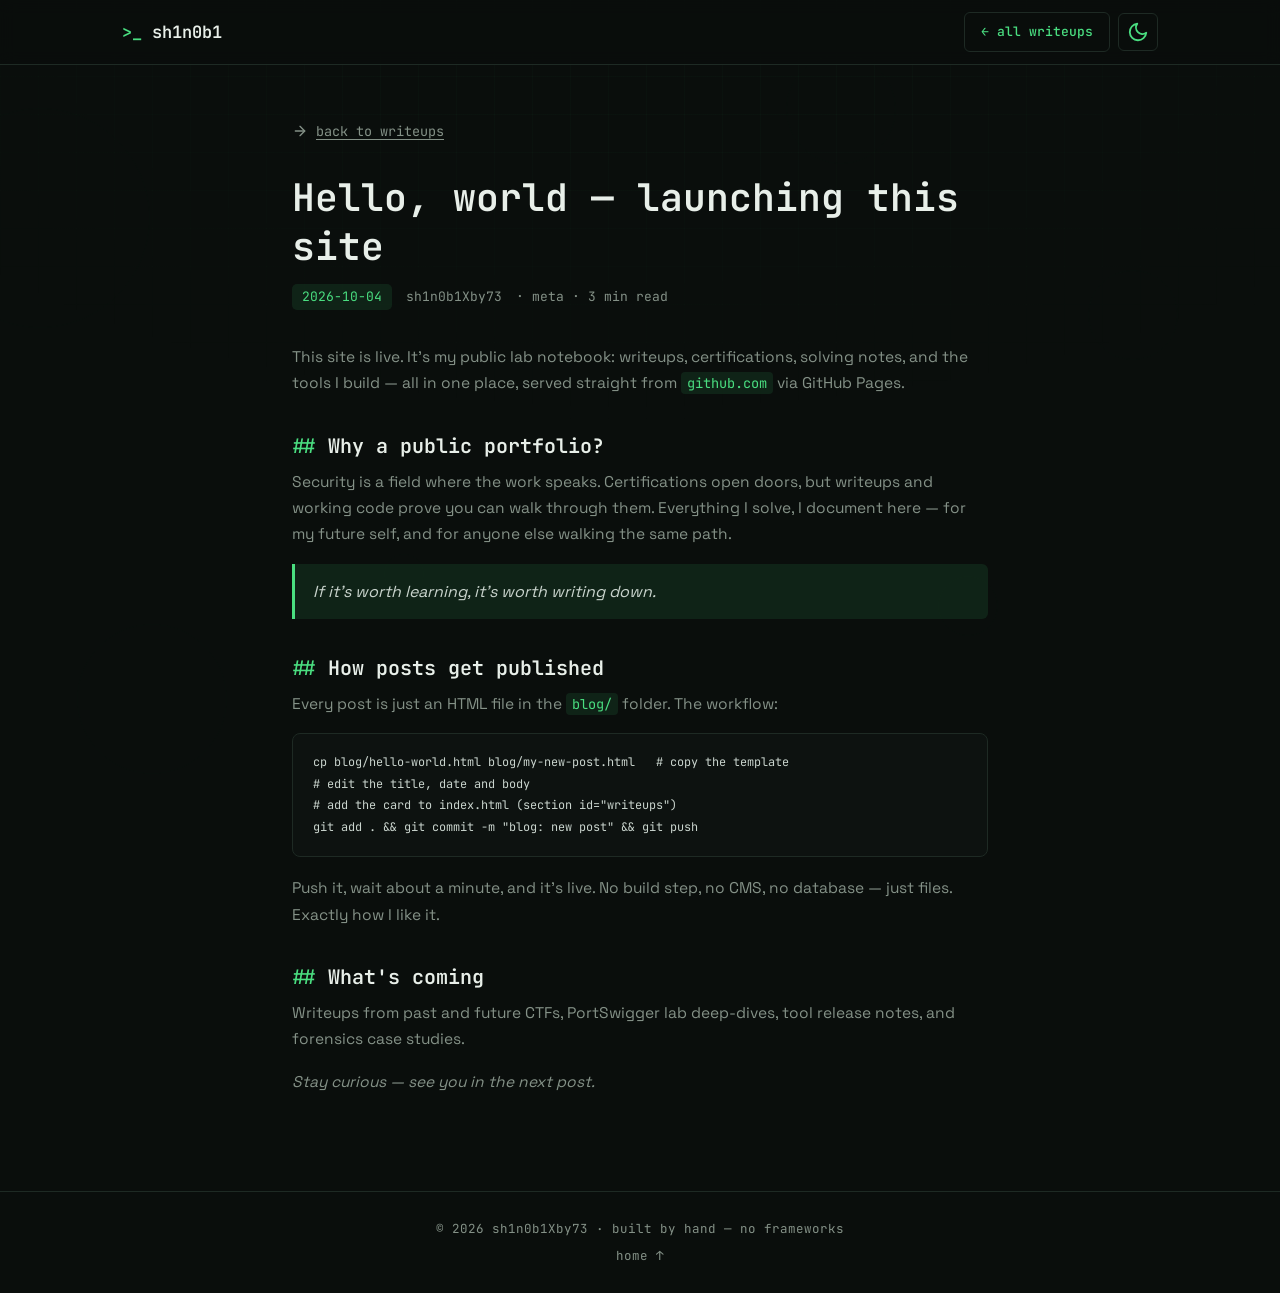
<file: blog/hello-world.html>
<!DOCTYPE html>
<html lang="en">
<head>
  <meta charset="UTF-8">
  <meta name="viewport" content="width=device-width, initial-scale=1.0">
  <meta name="theme-color" content="#0a0e0c">

  <!-- SEO -->
  <title>Hello, world — launching this site | sh1n0b1Xby73</title>
  <meta name="description" content="Why I'm building a public portfolio and how posts get published on it.">
  <meta property="og:type" content="article">
  <meta property="og:title" content="Hello, world — launching this site">
  <meta property="og:description" content="Why I'm building a public portfolio and how posts get published on it.">

  <link rel="icon" type="image/svg+xml" href="data:image/svg+xml,%3Csvg xmlns='http://www.w3.org/2000/svg' viewBox='0 0 100 100'%3E%3Crect width='100' height='100' rx='14' fill='%230a0e0c'/%3E%3Ctext x='24' y='68' font-size='44' fill='%234ade80' font-family='monospace'%3E%3E_%3C/text%3E%3C/svg%3E">
  <link rel="preconnect" href="https://fonts.googleapis.com">
  <link rel="preconnect" href="https://fonts.gstatic.com" crossorigin>
  <link href="https://fonts.googleapis.com/css2?family=JetBrains+Mono:wght@400;500;600;700&family=Space+Grotesk:wght@400;500;600;700&display=swap" rel="stylesheet">
  <link rel="stylesheet" href="../style.css">
</head>
<body>

<a class="skip-link" href="#post">Skip to content</a>

<!-- slow drifting background shapes (subtle) -->
<div class="bg-anim" aria-hidden="true">
  <span></span><span></span><span></span><span></span><span></span><span></span>
</div>

<!-- minimal navbar for post pages -->
<nav class="navbar" aria-label="Primary">
  <div class="nav-inner">
    <a href="../index.html" class="logo"><span class="prompt">&gt;_</span> sh1n0b1</a>
    <div class="nav-actions">
      <a href="../index.html#writeups" class="btn ghost post-nav-back" style="padding:8px 16px;font-size:13px">← all writeups</a>
      <button class="nav-icon-btn" id="themeToggle" aria-label="Toggle dark/light mode">
        <svg class="icon" id="iconMoon" viewBox="0 0 24 24"><path d="M21 12.79A9 9 0 1 1 11.21 3 7 7 0 0 0 21 12.79z"/></svg>
        <svg class="icon" id="iconSun" viewBox="0 0 24 24" style="display:none"><circle cx="12" cy="12" r="5"/><line x1="12" y1="1" x2="12" y2="3"/><line x1="12" y1="21" x2="12" y2="23"/><line x1="4.22" y1="4.22" x2="5.64" y2="5.64"/><line x1="18.36" y1="18.36" x2="19.78" y2="19.78"/><line x1="1" y1="12" x2="3" y2="12"/><line x1="21" y1="12" x2="23" y2="12"/><line x1="4.22" y1="19.78" x2="5.64" y2="18.36"/><line x1="18.36" y1="5.64" x2="19.78" y2="4.22"/></svg>
      </button>
    </div>
  </div>
</nav>

<main id="post">
  <article class="post">
    <a class="back" href="../index.html#writeups">
      <svg class="icon" viewBox="0 0 24 24"><line x1="5" y1="12" x2="19" y2="12"/><polyline points="12 5 19 12 12 19"/></svg>
      back to writeups
    </a>

    <h1>Hello, world — launching this site</h1>
    <div class="post-meta">
      <span class="date-chip">2026-10-04</span>
      <span>sh1n0b1Xby73</span>
      <span>· meta · 3 min read</span>
    </div>

    <p>This site is live. It's my public lab notebook: writeups, certifications,
    solving notes, and the tools I build — all in one place, served straight from
    <code>github.com</code> via GitHub Pages.</p>

    <h2>Why a public portfolio?</h2>
    <p>Security is a field where the work speaks. Certifications open doors, but
    writeups and working code prove you can walk through them. Everything I solve,
    I document here — for my future self, and for anyone else walking the same path.</p>

    <blockquote>
      If it's worth learning, it's worth writing down.
    </blockquote>

    <h2>How posts get published</h2>
    <p>Every post is just an HTML file in the <code>blog/</code> folder. The workflow:</p>
    <pre><code>cp blog/hello-world.html blog/my-new-post.html   # copy the template
# edit the title, date and body
# add the card to index.html (section id="writeups")
git add . &amp;&amp; git commit -m "blog: new post" &amp;&amp; git push</code></pre>
    <p>Push it, wait about a minute, and it's live. No build step, no CMS, no database —
    just files. Exactly how I like it.</p>

    <h2>What's coming</h2>
    <p>Writeups from past and future CTFs, PortSwigger lab deep-dives, tool release
    notes, and forensics case studies.</p>

    <p><em>Stay curious — see you in the next post.</em></p>
  </article>
</main>

<footer>
  <div class="container">
    <span>© <span id="year">2026</span> sh1n0b1Xby73 · built by hand — no frameworks</span>
    <a href="../index.html#top">home ↑</a>
  </div>
</footer>

<script>
  // current year in footer
  document.getElementById("year").textContent = new Date().getFullYear();

  // dark / light mode (saved in the browser)
  (function () {
    var btn = document.getElementById("themeToggle");
    var moon = document.getElementById("iconMoon");
    var sun = document.getElementById("iconSun");
    var meta = document.querySelector('meta[name="theme-color"]');
    function sync() {
      var light = document.body.classList.contains("light");
      moon.style.display = light ? "none" : "";
      sun.style.display = light ? "" : "none";
      meta.setAttribute("content", light ? "#f4f6f4" : "#0a0e0c");
    }
    try { if (localStorage.getItem("theme") === "light") document.body.classList.add("light"); } catch (e) {}
    sync();
    btn.addEventListener("click", function () {
      document.body.classList.toggle("light");
      try { localStorage.setItem("theme", document.body.classList.contains("light") ? "light" : "dark"); } catch (e) {}
      sync();
    });
  })();
</script>
</body>
</html>
</file>
<file: style.css>
/* ============================================================
   sh1n0b1Xby73 — portfolio stylesheet
   Handcrafted security theme: dark, thin borders, mono headings,
   terminal-green accent. No frameworks, no heavy shadows.

   HOW TO EDIT:
   - Colors & fonts: change the :root variables below.
   - Each section of this file is labeled with a comment banner.
   ============================================================ */

/* ---------- theme tokens ---------- */
:root {
  --bg:        #0a0e0c;   /* page background            */
  --bg-2:      #0d1210;   /* alt background (bands)     */
  --card:      #101613;   /* card / panel background    */
  --border:    #1e2a24;   /* thin borders               */
  --text:      #c9d4cd;   /* body text                  */
  --muted:     #849187;   /* secondary text             */
  --heading:   #e8efe9;   /* headings                   */
  --accent:    #4ade80;   /* terminal green             */
  --accent-2:  #e8b454;   /* amber (sparing use)        */
  --accent-dim: rgba(74, 222, 128, .10);

  --nav-bg:      rgba(10, 14, 12, .88);      /* navbar background        */
  --nav-bg-blur: rgba(10, 14, 12, .78);      /* navbar + backdrop blur   */
  --grid-line:   rgba(74, 222, 128, .025);   /* background grid texture  */
  --card-shadow: 0 14px 34px rgba(0, 0, 0, .35);
  --glow:        rgba(74, 222, 128, .25);    /* primary button glow      */
  --on-accent:   #04150a;                    /* text on accent bg        */

  --mono: "JetBrains Mono", ui-monospace, "Cascadia Mono", "DejaVu Sans Mono", Menlo, Consolas, monospace;
  --sans: "Space Grotesk", "Segoe UI", system-ui, -apple-system, sans-serif;

  --radius: 8px;
}

/* ---------- light theme — toggled by the ☀/☾ button in the navbar ---------- */
body.light {
  --bg:        #f4f6f4;   /* page background            */
  --bg-2:      #ecefec;   /* alt background (bands)     */
  --card:      #ffffff;   /* card / panel background    */
  --border:    #d8ded8;   /* thin borders               */
  --text:      #3c453f;   /* body text                  */
  --muted:     #66716a;   /* secondary text             */
  --heading:   #1b231d;   /* headings                   */
  --accent:    #15803d;   /* darker green for contrast  */
  --accent-2:  #b45309;   /* amber                      */
  --accent-dim: rgba(21, 128, 61, .12);

  --nav-bg:      rgba(244, 246, 244, .88);
  --nav-bg-blur: rgba(244, 246, 244, .78);
  --grid-line:   rgba(21, 128, 61, .05);
  --card-shadow: 0 12px 28px rgba(20, 40, 25, .10);
  --glow:        rgba(21, 128, 61, .22);
  --on-accent:   #ffffff;
}

/* ---------- reset & base ---------- */
* { margin: 0; padding: 0; box-sizing: border-box; }

html { scroll-behavior: smooth; }

body {
  background: var(--bg);
  color: var(--text);
  font-family: var(--sans);
  font-size: 16px;
  line-height: 1.7;
  -webkit-text-size-adjust: 100%;
}

/* faint grid texture — gives the handcrafted feel without noise */
body::before {
  content: "";
  position: fixed;
  inset: 0;
  z-index: -2;
  pointer-events: none;
  background-image:
    linear-gradient(var(--grid-line) 1px, transparent 1px),
    linear-gradient(90deg, var(--grid-line) 1px, transparent 1px);
  background-size: 38px 38px;
  -webkit-mask-image: radial-gradient(ellipse 90% 60% at 50% 0%, #000 25%, transparent 80%);
          mask-image: radial-gradient(ellipse 90% 60% at 50% 0%, #000 25%, transparent 80%);
}

/* slow drifting shapes in the background — subtle, never in the way */
.bg-anim {
  position: fixed;
  inset: 0;
  z-index: -1;
  pointer-events: none;
  overflow: hidden;
}
.bg-anim span {
  position: absolute;
  border-radius: 50%;
  border: 1px solid var(--grid-line);
  opacity: .5;
  animation: drift 26s ease-in-out infinite;
}
.bg-anim span:nth-child(1) { width: 220px; height: 220px; top: 12%; left: -70px; animation-duration: 31s; }
.bg-anim span:nth-child(2) { width: 90px;  height: 90px;  top: 30%; right: 8%;  animation-duration: 24s; animation-delay: -8s; }
.bg-anim span:nth-child(3) { width: 150px; height: 150px; bottom: 14%; left: 6%; animation-duration: 28s; animation-delay: -14s; }
.bg-anim span:nth-child(4) { width: 60px;  height: 60px;  top: 64%; right: 22%; animation-duration: 21s; animation-delay: -5s; }
.bg-anim span:nth-child(5) { width: 110px; height: 110px; top: 6%; right: 30%; animation-duration: 34s; animation-delay: -19s; }
.bg-anim span:nth-child(6) { width: 40px;  height: 40px;  bottom: 34%; left: 30%; animation-duration: 19s; animation-delay: -11s; }
@keyframes drift {
  0%, 100% { transform: translateY(0) translateX(0); }
  50%      { transform: translateY(-46px) translateX(18px); }
}

::selection { background: var(--accent); color: var(--on-accent); }

img { max-width: 100%; display: block; }

a { color: var(--accent); text-decoration: none; }
a:hover { text-decoration: underline; text-underline-offset: 3px; }

h1, h2, h3, h4 { font-family: var(--mono); color: var(--heading); font-weight: 600; line-height: 1.3; }

code {
  font-family: var(--mono);
  font-size: .88em;
  background: var(--accent-dim);
  color: var(--accent);
  padding: 2px 6px;
  border-radius: 4px;
}

:focus-visible {
  outline: 2px solid var(--accent);
  outline-offset: 3px;
  border-radius: 2px;
}

/* skip link for keyboard users */
.skip-link {
  position: absolute;
  left: -9999px;
  top: 0;
  background: var(--accent);
  color: var(--on-accent);
  padding: 10px 16px;
  z-index: 200;
  font-weight: 600;
}
.skip-link:focus { left: 12px; top: 12px; }

.container { max-width: 1080px; margin: 0 auto; padding: 0 22px; }

/* sections offset below the sticky navbar when linked to */
section[id] { scroll-margin-top: 76px; }

/* ---------- scroll reveal ---------- */
.reveal { opacity: 0; transform: translateY(22px); transition: opacity .55s ease, transform .55s ease; }
.reveal.visible { opacity: 1; transform: none; }

/* ---------- icons ---------- */
.icon {
  width: 20px; height: 20px;
  stroke: currentColor;
  fill: none;
  stroke-width: 2;
  stroke-linecap: round;
  stroke-linejoin: round;
  flex-shrink: 0;
}
.icon.filled { fill: currentColor; stroke: none; }

/* ---------- navbar ---------- */
.navbar {
  position: fixed;
  top: 0; left: 0; right: 0;
  z-index: 100;
  background: var(--nav-bg);
  border-bottom: 1px solid var(--border);
}
@supports (backdrop-filter: blur(8px)) {
  .navbar { background: var(--nav-bg-blur); backdrop-filter: blur(8px); -webkit-backdrop-filter: blur(8px); }
}

.nav-inner {
  max-width: 1080px;
  margin: 0 auto;
  padding: 0 22px;
  height: 64px;
  display: flex;
  align-items: center;
  justify-content: space-between;
  gap: 16px;
}

.logo { font-family: var(--mono); font-size: 17px; font-weight: 600; color: var(--heading); }
.logo:hover { text-decoration: none; }
.logo .prompt { color: var(--accent); }

/* hero: two-column layout — circular photo anchors the left, content on the right.
   Mobile (default): stacked and centered. Desktop: photo | text. */
.hero-grid {
  display: grid;
  grid-template-columns: 1fr;
  gap: 30px;
  align-items: center;
  justify-items: center;
}
.hero-content { text-align: center; }

.hero-avatar {
  width: 130px; height: 130px;          /* mobile size */
  border-radius: 50%;                   /* perfectly circular at every breakpoint */
  object-fit: cover;                    /* crop, never stretch */
  object-position: center;
  border: 2px solid var(--accent);
  background: var(--bg-2);
  box-shadow: 0 0 0 5px var(--accent-dim), 0 0 34px rgba(74, 222, 128, .22);
  transition: transform .25s ease, box-shadow .25s ease;
}
.hero-avatar:hover {
  transform: scale(1.04);
  box-shadow: 0 0 0 5px var(--accent-dim), 0 0 50px rgba(74, 222, 128, .35);
}

@media (min-width: 700px) {
  .hero-avatar { width: 160px; height: 160px; }   /* tablet size */
}
@media (min-width: 900px) {
  .hero-grid {
    grid-template-columns: auto 1fr;               /* desktop: photo | text */
    justify-items: start;
    gap: clamp(32px, 5vw, 60px);
  }
  .hero-content { text-align: left; }
  .hero-btns, .socials { justify-content: flex-start; }
  .hero-avatar { width: 200px; height: 200px; }    /* desktop size */
}

.nav-links { display: flex; gap: 24px; list-style: none; }
.nav-links a {
  font-family: var(--mono);
  font-size: 13.5px;
  color: var(--muted);
}
.nav-links a:hover { color: var(--accent); text-decoration: none; }
.nav-links a.active { color: var(--accent); }
.nav-links a .num { color: var(--accent); opacity: .8; font-size: 12px; margin-right: 2px; }

.nav-actions { display: flex; align-items: center; gap: 8px; }
.nav-icon-btn {
  display: inline-flex;
  align-items: center;
  justify-content: center;
  background: none;
  border: 1px solid var(--border);
  border-radius: 6px;
  color: var(--accent);
  width: 40px; height: 38px;
  cursor: pointer;
  transition: border-color .18s;
}
.nav-icon-btn:hover { border-color: var(--accent); }
.nav-icon-btn .icon { width: 22px; height: 22px; }
.nav-toggle { display: none; }

/* ---------- hero ---------- */
.hero {
  min-height: 100vh;
  display: flex;
  align-items: center;
  padding: 110px 0 70px;
  position: relative;
}

.hero .prompt-line {
  font-family: var(--mono);
  color: var(--accent);
  font-size: 15px;
  margin-bottom: 18px;
}
.hero .prompt-line .cursor {
  display: inline-block;
  width: .6em; height: 1.05em;
  background: var(--accent);
  vertical-align: -0.18em;
  margin-left: 6px;
  animation: blink 1.1s steps(1) infinite;
}
@keyframes blink { 50% { opacity: 0; } }

.hero h1 {
  font-size: clamp(40px, 8vw, 74px);
  margin-bottom: 8px;
  letter-spacing: -1px;
}
.hero h1 .accent { color: var(--accent); }

.hero .title {
  font-family: var(--mono);
  font-size: clamp(14px, 2.2vw, 17px);
  color: var(--heading);
  margin-bottom: 20px;
}
.hero .title .sep { color: var(--accent); padding: 0 8px; }

.hero .tagline {
  max-width: 560px;
  color: var(--muted);
  margin-bottom: 34px;
  font-size: 15.5px;
}

.hero-btns { display: flex; gap: 14px; flex-wrap: wrap; margin-bottom: 38px; }

.btn {
  display: inline-flex;
  align-items: center;
  gap: 9px;
  font-family: var(--mono);
  font-size: 14px;
  font-weight: 500;
  padding: 12px 22px;
  border-radius: 6px;
  transition: transform .18s, background .18s, border-color .18s, box-shadow .18s;
}
.btn:hover { text-decoration: none; }
.btn.primary { background: var(--accent); color: var(--on-accent); border: 1px solid var(--accent); }
.btn.primary:hover { transform: translateY(-2px); box-shadow: 0 10px 26px var(--glow); }
.btn.ghost { color: var(--accent); border: 1px solid var(--border); }
.btn.ghost:hover { border-color: var(--accent); background: var(--accent-dim); transform: translateY(-2px); }

.socials { display: flex; gap: 12px; }
.socials a {
  display: inline-flex;
  align-items: center;
  justify-content: center;
  width: 42px; height: 42px;
  border: 1px solid var(--border);
  border-radius: 6px;
  color: var(--muted);
  transition: color .18s, border-color .18s, transform .18s;
}
.socials a:hover { color: var(--accent); border-color: var(--accent); transform: translateY(-2px); text-decoration: none; }

.scroll-hint {
  position: absolute;
  bottom: 28px; left: 50%;
  transform: translateX(-50%);
  color: var(--muted);
  font-family: var(--mono);
  font-size: 12px;
  animation: float 2.4s ease-in-out infinite;
}
.scroll-hint:hover { text-decoration: none; color: var(--accent); }
@keyframes float { 50% { transform: translate(-50%, 7px); } }

/* ---------- sections & headers ---------- */
section { padding: 96px 0; }
section.alt { background: var(--bg-2); border-top: 1px solid var(--border); border-bottom: 1px solid var(--border); }

.sec-head { display: flex; align-items: baseline; gap: 14px; margin-bottom: 46px; }
.sec-head .num { font-family: var(--mono); color: var(--accent); font-size: 16px; }
.sec-head h2 { font-size: clamp(24px, 4vw, 30px); white-space: nowrap; }
.sec-head .line { flex-grow: 1; height: 1px; background: var(--border); min-width: 30px; transform: translateY(-4px); }

.sec-sub { color: var(--muted); font-size: 15px; max-width: 620px; margin: -28px 0 44px; }

/* ---------- about ---------- */
.about-grid {
  display: grid;
  grid-template-columns: 1.25fr .85fr;
  gap: 48px;
  align-items: start;
}
.about-text p { color: var(--muted); margin-bottom: 15px; font-size: 15.5px; }
.about-text strong { color: var(--text); font-weight: 600; }

.status-box {
  background: var(--card);
  border: 1px solid var(--border);
  border-radius: var(--radius);
  padding: 20px 22px;
  font-family: var(--mono);
  font-size: 13.5px;
  line-height: 2.1;
}
.status-box .bar {
  display: flex;
  gap: 8px;
  color: var(--muted);
  border-bottom: 1px solid var(--border);
  margin-bottom: 12px;
  padding-bottom: 6px;
}
.status-box .bar .dot { width: 10px; height: 10px; border-radius: 50%; margin-top: 9px; }
.status-box .row { display: flex; gap: 10px; flex-wrap: wrap; }
.status-box .k { color: var(--accent); flex-shrink: 0; }
.status-box .v { color: var(--text); word-break: break-word; }

/* ---------- skills ---------- */
.skill-group { margin-bottom: 34px; }
.skill-group:last-child { margin-bottom: 0; }
.skill-group h3 {
  font-size: 14.5px;
  color: var(--heading);
  margin-bottom: 14px;
  display: flex;
  align-items: center;
  gap: 10px;
}
.skill-group h3::before { content: ">_"; color: var(--accent); font-size: 13px; }

.tags { display: flex; flex-wrap: wrap; gap: 10px; }
.tag {
  font-family: var(--mono);
  font-size: 13px;
  color: var(--text);
  background: var(--card);
  border: 1px solid var(--border);
  border-radius: 6px;
  padding: 7px 14px;
  transition: border-color .18s, color .18s, transform .18s;
}
.tag:hover { border-color: var(--accent); color: var(--accent); transform: translateY(-2px); }

/* ---------- services ---------- */
.svc-list { list-style: none; margin-top: 12px; }
.svc-list li {
  font-family: var(--mono);
  font-size: 12.5px;
  color: var(--muted);
  padding: 3px 0;
  display: flex;
  gap: 8px;
}
.svc-list li::before { content: "▸"; color: var(--accent); }

.process { display: grid; grid-template-columns: repeat(3, 1fr); gap: 20px; margin-top: 26px; }
.process .step {
  background: var(--card);
  border: 1px solid var(--border);
  border-radius: var(--radius);
  padding: 18px 20px;
  display: flex;
  gap: 14px;
  align-items: flex-start;
}
.process .step .n { font-family: var(--mono); color: var(--accent); font-size: 20px; font-weight: 600; line-height: 1.3; }
.process .step .t { font-size: 14.5px; color: var(--heading); font-weight: 600; margin-bottom: 2px; }
.process .step .d { font-size: 12.5px; color: var(--muted); }

.note {
  font-family: var(--mono);
  font-size: 12.5px;
  color: var(--muted);
  margin-top: 18px;
}
.note::before { content: "ℹ "; color: var(--accent-2); }

/* ---------- timeline (experience & education) ---------- */
.timeline {
  position: relative;
  max-width: 780px;
  padding-left: 30px;
}
.timeline::before {
  content: "";
  position: absolute;
  left: 8px; top: 8px; bottom: 8px;
  width: 1px;
  background: var(--border);
}
.t-item { position: relative; padding: 0 0 38px 18px; }
.t-item:last-child { padding-bottom: 0; }
.t-item::before {
  content: "";
  position: absolute;
  left: -26px; top: 9px;
  width: 9px; height: 9px;
  border-radius: 50%;
  background: var(--bg);
  border: 2px solid var(--accent);
}
.t-item .t-date {
  display: inline-block;
  font-family: var(--mono);
  font-size: 12.5px;
  color: var(--accent);
  background: var(--accent-dim);
  border-radius: 5px;
  padding: 2px 10px;
  margin-bottom: 9px;
}
.t-item h3 { font-size: 16.5px; margin-bottom: 3px; }
.t-item .t-sub { font-family: var(--mono); font-size: 13px; color: var(--muted); margin-bottom: 6px; }
.t-item p { font-size: 14.5px; color: var(--muted); }

/* ---------- cards (certs / posts) ---------- */
.grid { display: grid; grid-template-columns: repeat(3, 1fr); gap: 20px; }
.grid.cols-2 { grid-template-columns: repeat(2, 1fr); }

.card {
  background: var(--card);
  border: 1px solid var(--border);
  border-radius: var(--radius);
  padding: 24px 22px;
  display: flex;
  flex-direction: column;
  transition: transform .2s, border-color .2s, box-shadow .2s;
}
.card:hover {
  transform: translateY(-4px);
  border-color: rgba(74, 222, 128, .45);
  box-shadow: var(--card-shadow);
}

.card .card-icon {
  width: 44px; height: 44px;
  border: 1px solid var(--border);
  border-radius: 8px;
  display: flex;
  align-items: center;
  justify-content: center;
  color: var(--accent);
  margin-bottom: 18px;
}
.card h3 { font-size: 15.5px; margin-bottom: 8px; }
.card h3 a { color: var(--heading); }
.card h3 a:hover { color: var(--accent); text-decoration: none; }
.card p { font-size: 14px; color: var(--muted); flex-grow: 1; }

.card .card-meta {
  margin-top: 18px;
  padding-top: 12px;
  border-top: 1px solid var(--border);
  display: flex;
  align-items: center;
  justify-content: space-between;
  gap: 10px;
  font-family: var(--mono);
  font-size: 12.5px;
  color: var(--muted);
}
.card .card-meta .read-more { color: var(--accent); display: inline-flex; align-items: center; gap: 6px; }
.card .card-meta .read-more:hover { text-decoration: underline; text-underline-offset: 3px; }
.card .card-meta .read-more .icon { width: 15px; height: 15px; }

/* certificate image variant (un-comment the example in index.html) */
.cert-img {
  position: relative;
  border-radius: 6px;
  overflow: hidden;
  margin-bottom: 16px;
  aspect-ratio: 3 / 2;
  background: var(--bg-2);
  border: 1px solid var(--border);
}
.cert-img img { width: 100%; height: 100%; object-fit: cover; }
.cert-img .badge {
  position: absolute;
  right: 10px; bottom: 10px;
  font-family: var(--mono);
  font-size: 10.5px;
  letter-spacing: 1px;
  background: var(--accent);
  color: var(--on-accent);
  border-radius: 4px;
  padding: 2px 8px;
}

/* certificate category colors — one per domain (used by auto-rendered cards) */
.cat-web      { --cat: #4ade80; }
.cat-api      { --cat: #60a5fa; }
.cat-network  { --cat: #22d3ee; }
.cat-forensic { --cat: #e8b454; }
.cat-stego    { --cat: #a78bfa; }
.cat-pentest  { --cat: #f87171; }
.cat-osint    { --cat: #2dd4bf; }
.cat-general  { --cat: var(--accent); }

/* category chip — tinted, never plain */
.chip-cat {
  display: inline-block;
  font-family: var(--mono);
  font-size: 11px;
  padding: 2px 9px;
  border-radius: 999px;
  color: var(--cat, var(--accent));
  background: var(--card);
  border: 1px solid var(--border);
  background: color-mix(in srgb, var(--cat, var(--accent)) 12%, transparent);
  border-color: color-mix(in srgb, var(--cat, var(--accent)) 32%, transparent);
}
body.light .chip-cat { color: color-mix(in srgb, var(--cat, var(--accent)) 60%, #000); }

/* PDF preview tile — real thumbnail of the cert; category art behind it
   shows while loading or when no preview image exists */
.cert-preview {
  position: relative;
  aspect-ratio: 3 / 2;
  border-radius: 6px;
  overflow: hidden;
  border: 1px solid var(--border);
  border-color: color-mix(in srgb, var(--cat, var(--accent)) 32%, var(--border));
  background: var(--bg-2);
  background:
    repeating-linear-gradient(45deg,
      color-mix(in srgb, var(--cat, var(--accent)) 6%, transparent) 0 10px,
      transparent 10px 20px),
    color-mix(in srgb, var(--cat, var(--accent)) 9%, var(--bg-2));
  margin-bottom: 16px;
  color: var(--cat, var(--accent));
}
.cert-preview .art-fallback {
  position: absolute;
  inset: 0;
  display: flex;
  align-items: center;
  justify-content: center;
}
.cert-preview .art-fallback svg { width: 66%; height: 66%; }
.cert-preview img {
  position: relative;
  z-index: 1;
  width: 100%;
  height: 100%;
  object-fit: cover;
  object-position: top;
  display: block;
}

/* thumbnail preview on writeup cards (e.g. HackMD covers) */
.preview {
  position: relative;
  aspect-ratio: 3 / 2;
  border-radius: 6px;
  overflow: hidden;
  margin-bottom: 16px;
  background: var(--bg-2);
  border: 1px solid var(--border);
}
.preview img {
  width: 100%;
  height: 100%;
  object-fit: cover;
  object-position: top;
  display: block;
}

/* illustration banner on service cards — tinted per category */
.art-tile {
  position: relative;
  aspect-ratio: 3 / 2;
  border-radius: 6px;
  overflow: hidden;
  border: 1px solid var(--border);
  border-color: color-mix(in srgb, var(--cat, var(--accent)) 32%, var(--border));
  background: var(--bg-2);
  background:
    repeating-linear-gradient(45deg,
      color-mix(in srgb, var(--cat, var(--accent)) 6%, transparent) 0 10px,
      transparent 10px 20px),
    color-mix(in srgb, var(--cat, var(--accent)) 9%, var(--bg-2));
  display: flex;
  align-items: center;
  justify-content: center;
  margin-bottom: 16px;
  color: var(--cat, var(--accent));
}
.art-tile svg { width: 66%; height: 66%; }

/* writeup sub-headings (e.g. HackMD / repositories) */
.writeup-sub {
  font-family: var(--mono);
  font-size: 15px;
  color: var(--heading);
  margin: 44px 0 18px;
}
.writeup-sub::before { content: "## "; color: var(--accent); }

/* ---------- featured writeup ---------- */
.featured {
  display: grid;
  grid-template-columns: 1.4fr 1fr;
  gap: 0;
  background: var(--card);
  border: 1px solid var(--border);
  border-radius: var(--radius);
  overflow: hidden;
  margin-bottom: 24px;
  transition: border-color .2s, transform .2s;
}
.featured:hover { border-color: rgba(74, 222, 128, .45); transform: translateY(-3px); }
.featured .f-body { padding: 30px 28px; }
.featured .f-aside {
  border-left: 1px solid var(--border);
  padding: 30px 28px;
  display: flex;
  flex-direction: column;
  justify-content: center;
  background: var(--bg-2);
}
.featured .flag {
  display: inline-block;
  font-family: var(--mono);
  font-size: 12px;
  letter-spacing: 1.5px;
  text-transform: uppercase;
  color: var(--on-accent);
  background: var(--accent);
  border-radius: 5px;
  padding: 3px 10px;
  margin-bottom: 14px;
}
.featured h3 { font-size: 20px; margin-bottom: 8px; }
.featured h3 a { color: var(--heading); }
.featured h3 a:hover { color: var(--accent); text-decoration: none; }
.featured p { color: var(--muted); font-size: 14.5px; margin-bottom: 18px; }
.featured .f-meta {
  font-family: var(--mono);
  font-size: 12.5px;
  color: var(--muted);
  display: flex;
  gap: 16px;
  flex-wrap: wrap;
}
.f-aside h4 { font-size: 14px; color: var(--heading); margin-bottom: 10px; }
.f-aside ul { list-style: none; }
.f-aside li {
  font-family: var(--mono);
  font-size: 13px;
  color: var(--muted);
  padding: 5px 0;
  border-bottom: 1px dashed var(--border);
  display: flex;
  gap: 8px;
}
.f-aside li:last-child { border-bottom: none; }
.f-aside li::before { content: "▸"; color: var(--accent); }

/* ---------- contact ---------- */
.contact-grid {
  display: grid;
  grid-template-columns: 1fr 1fr;
  gap: 44px;
  align-items: start;
}
.contact-info h3 { font-size: 17px; margin-bottom: 12px; }
.contact-info p { color: var(--muted); font-size: 15px; margin-bottom: 22px; }
.contact-links { display: flex; flex-direction: column; gap: 12px; }
.contact-links a {
  display: inline-flex;
  align-items: center;
  gap: 10px;
  color: var(--text);
  font-family: var(--mono);
  font-size: 14px;
}
.contact-links a:hover { color: var(--accent); }
.contact-links a .icon { color: var(--accent); width: 17px; height: 17px; }

.contact-form label {
  display: block;
  font-family: var(--mono);
  font-size: 13px;
  color: var(--heading);
  margin-bottom: 16px;
}
.contact-form input,
.contact-form textarea {
  width: 100%;
  margin-top: 7px;
  background: var(--bg-2);
  border: 1px solid var(--border);
  border-radius: 6px;
  color: var(--text);
  font-family: var(--sans);
  font-size: 14.5px;
  padding: 11px 13px;
  transition: border-color .18s;
}
.contact-form input:focus,
.contact-form textarea:focus {
  outline: none;
  border-color: var(--accent);
}
.contact-form textarea { resize: vertical; min-height: 110px; }
.contact-form .hint { font-size: 12px; color: var(--muted); font-family: var(--sans); margin-top: 8px; }

/* ---------- footer ---------- */
footer {
  border-top: 1px solid var(--border);
  padding: 26px 0;
  text-align: center;
}
footer .container {
  display: flex;
  flex-direction: column;
  gap: 6px;
  align-items: center;
  font-family: var(--mono);
  font-size: 12.5px;
  color: var(--muted);
}
footer a { color: var(--muted); }
footer a:hover { color: var(--accent); }

/* ---------- blog post pages ---------- */
.post {
  max-width: 740px;
  margin: 0 auto;
  padding: 120px 22px 80px;
}
.post .back {
  display: inline-flex;
  align-items: center;
  gap: 8px;
  font-family: var(--mono);
  font-size: 13.5px;
  color: var(--muted);
  margin-bottom: 30px;
}
.post .back:hover { color: var(--accent); text-decoration: none; }
.post .back .icon { width: 16px; height: 16px; }
.post h1 { font-size: clamp(26px, 5vw, 38px); margin-bottom: 12px; }
.post .post-meta {
  display: flex;
  gap: 14px;
  align-items: center;
  flex-wrap: wrap;
  font-family: var(--mono);
  font-size: 13px;
  color: var(--muted);
  margin-bottom: 34px;
}
.post .post-meta .date-chip {
  color: var(--accent);
  background: var(--accent-dim);
  border-radius: 5px;
  padding: 2px 10px;
}
.post h2 { font-size: 20px; margin: 36px 0 10px; }
.post h2::before { content: "## "; color: var(--accent); }
.post p { color: var(--muted); margin-bottom: 16px; font-size: 15.5px; }
.post a { text-decoration: underline; text-underline-offset: 3px; }
.post ul, .post ol { color: var(--muted); margin: 0 0 16px 22px; }
.post li { margin-bottom: 6px; }
.post pre {
  background: var(--bg-2);
  border: 1px solid var(--border);
  border-radius: var(--radius);
  padding: 18px 20px;
  overflow-x: auto;
  margin-bottom: 18px;
  font-size: 13.5px;
  line-height: 1.6;
}
.post pre code { background: none; padding: 0; color: var(--text); }
.post blockquote {
  border-left: 3px solid var(--accent);
  background: var(--accent-dim);
  border-radius: 0 6px 6px 0;
  padding: 14px 18px;
  margin-bottom: 18px;
  color: var(--text);
  font-style: italic;
}

/* ---------- responsive ---------- */
@media (max-width: 900px) {
  .grid { grid-template-columns: repeat(2, 1fr); }
  .about-grid, .contact-grid { grid-template-columns: 1fr; gap: 34px; }
  .featured { grid-template-columns: 1fr; }
  .featured .f-aside { border-left: none; border-top: 1px solid var(--border); }
  .process { grid-template-columns: 1fr; }
}

@media (max-width: 700px) {
  section { padding: 70px 0; }
  .hero { padding-top: 96px; }

  .nav-links {
    position: fixed;
    top: 64px; left: 0; right: 0;
    flex-direction: column;
    gap: 0;
    background: var(--bg);
    border-bottom: 1px solid var(--border);
    padding: 8px 22px 14px;
    display: none;
  }
  .nav-links.open { display: flex; }
  .nav-links a { padding: 11px 0; border-bottom: 1px solid var(--border); }
  .nav-links li:last-child a { border-bottom: none; }
  .nav-toggle { display: inline-flex; }

  .grid { grid-template-columns: 1fr; }
  .grid.cols-2 { grid-template-columns: 1fr; }
  .sec-head h2 { white-space: normal; }
  .scroll-hint { display: none; }
  .post-nav-back { display: none; }
}

/* ---------- reduced motion ---------- */
@media (prefers-reduced-motion: reduce) {
  *, *::before, *::after { animation: none !important; transition: none !important; }
  html { scroll-behavior: auto; }
  .reveal { opacity: 1; transform: none; }
}
</file>
